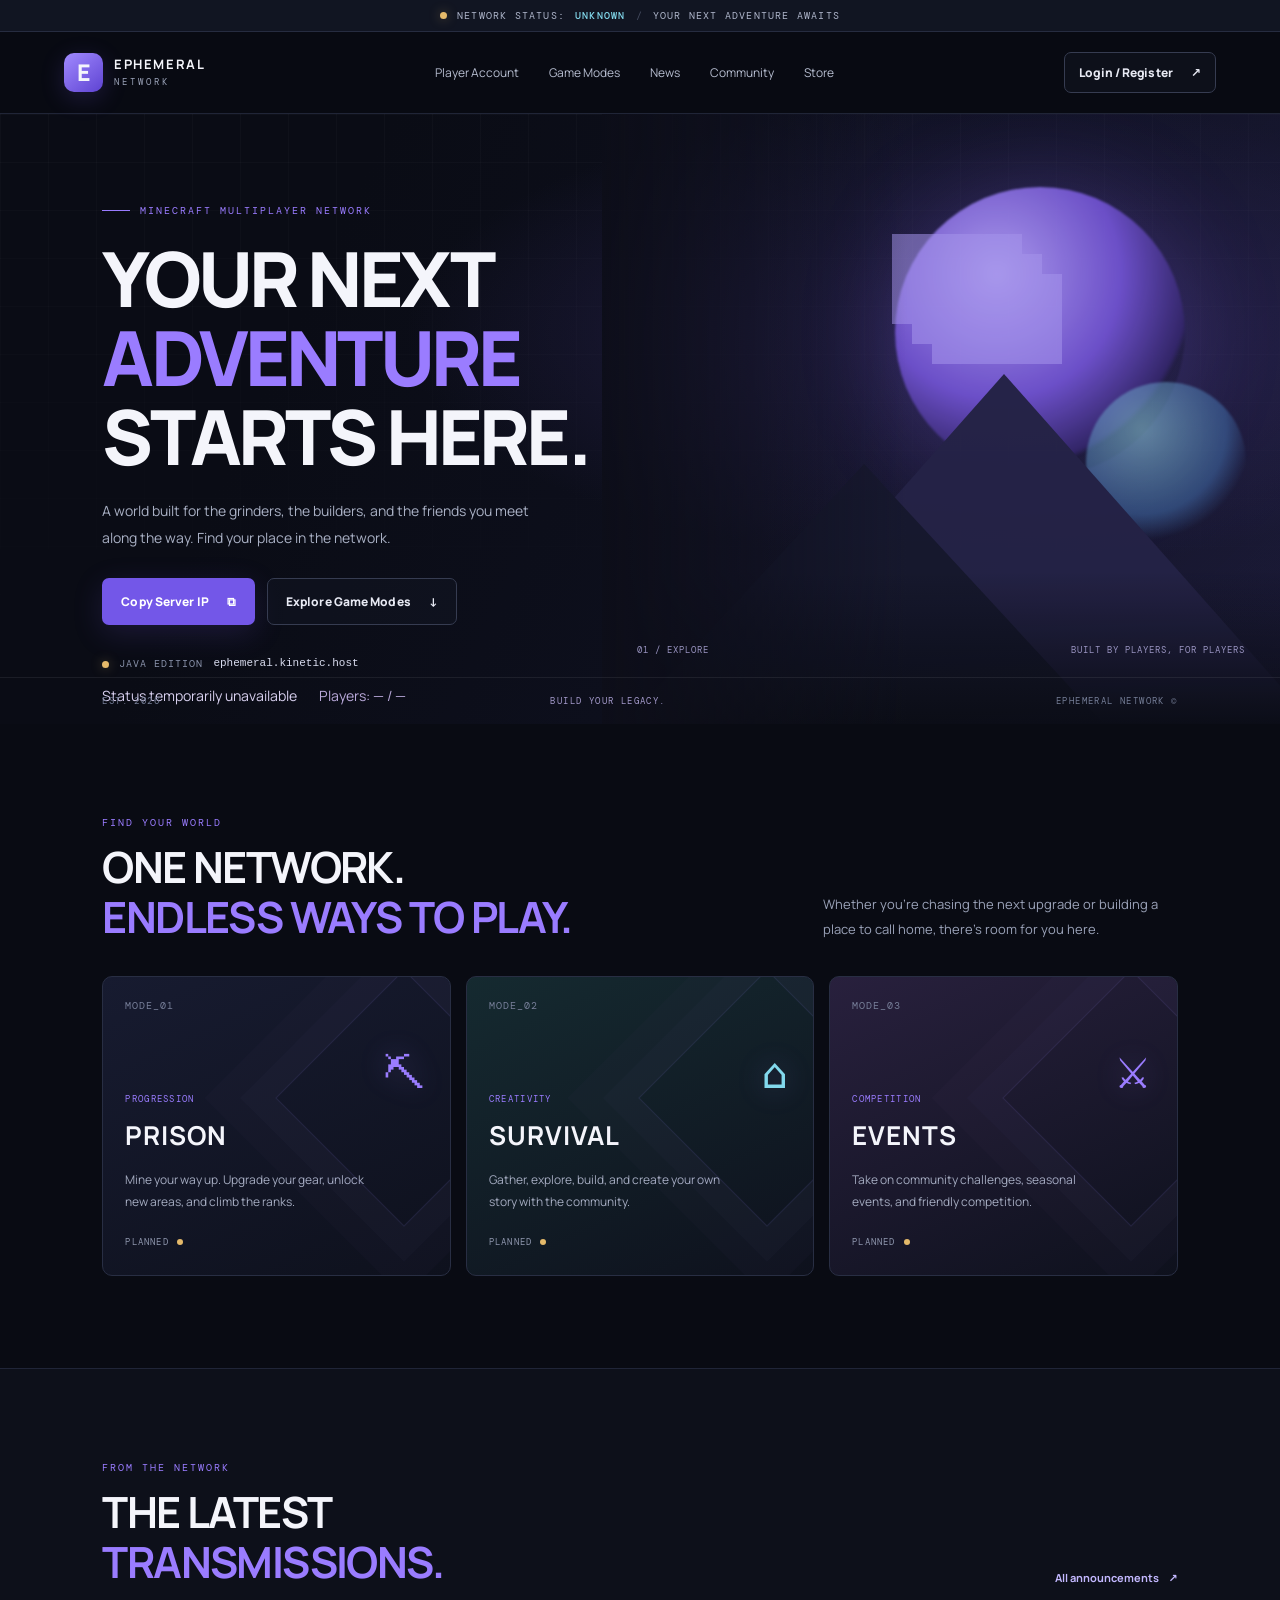
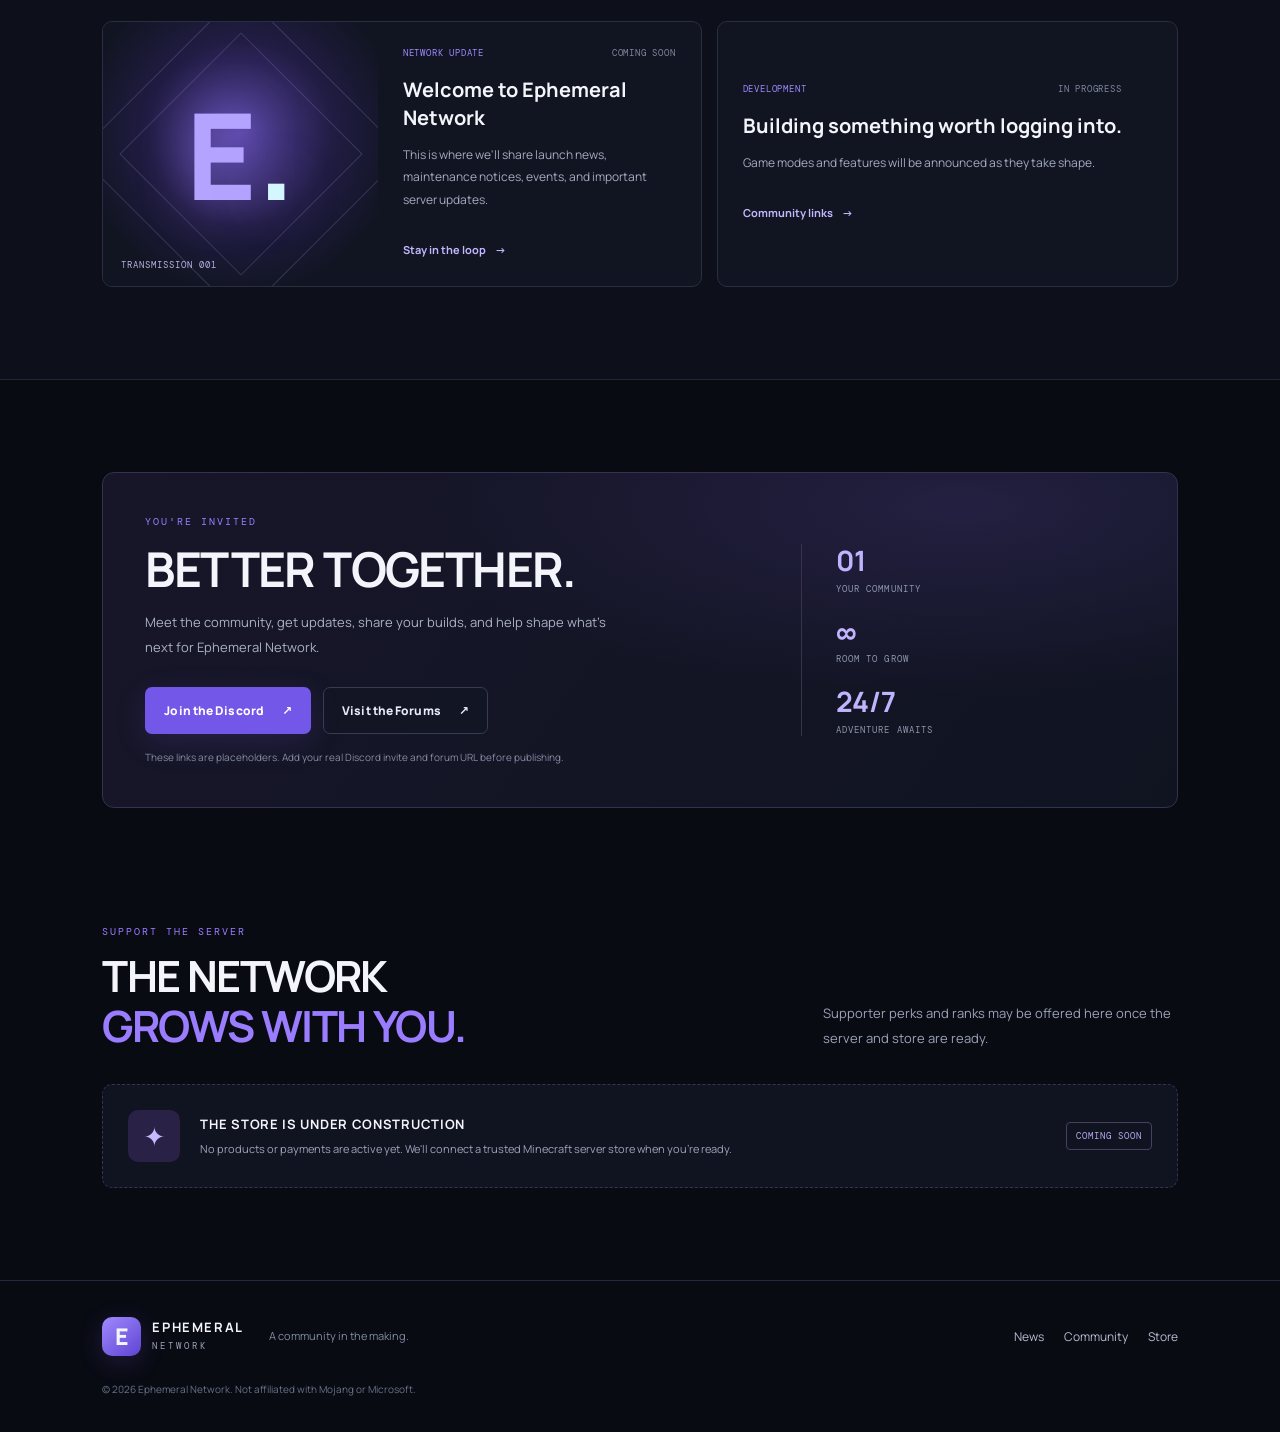
<file: index.html>
<!doctype html>
<html lang="en">
<head>
  <meta charset="utf-8">
  <meta name="viewport" content="width=device-width, initial-scale=1">
  <meta name="theme-color" content="#090b13">
  <meta name="description" content="Ephemeral Network — your next Minecraft adventure starts here.">
  <title>Ephemeral Network | Minecraft</title>
  <link rel="stylesheet" href="styles.css">
</head>
<body>
  <div class="announcement-bar"><span class="pulse"></span> NETWORK STATUS: <strong id="networkStatus">CHECKING...</strong><span class="bar-divider">/</span> YOUR NEXT ADVENTURE AWAITS</div>
  <header class="site-header">
    <a class="brand" href="#home" aria-label="Ephemeral Network home">
      <span class="brand-mark">E</span>
      <span class="brand-copy"><strong>EPHEMERAL</strong><small>NETWORK</small></span>
    </a>
    <button class="menu-toggle" id="menuToggle" aria-label="Toggle navigation" aria-expanded="false">☰</button>
    <nav id="mainNav">
      <a href="account.html">Player Account</a><a href="#modes">Game Modes</a><a href="#news">News</a><a href="#community">Community</a><a href="#store">Store</a>
    </nav>
    <a class="button button-small button-outline" href="account.html">Login / Register <span>↗</span></a>
  </header>

  <main>
    <section class="hero" id="home">
      <div class="hero-grid"></div>
      <div class="hero-content">
        <div class="eyebrow"><span class="eyebrow-line"></span> MINECRAFT MULTIPLAYER NETWORK</div>
        <h1>YOUR NEXT<br> <span>ADVENTURE</span><br>STARTS HERE.</h1>
        <p class="hero-description">A world built for the grinders, the builders, and the friends you meet along the way. Find your place in the network.</p>
        <div class="hero-actions">
          <button class="button button-primary" id="copyIp">Copy Server IP <span>⧉</span></button>
          <a class="button button-ghost" href="#modes">Explore Game Modes <span>↓</span></a>
        </div>
        <div class="server-address"><span class="status-dot"></span><span class="muted">JAVA EDITION</span><code id="serverIp">ephemeral.kinetic.host</code></div>
        <div class="live-server-status" aria-live="polite"><span id="serverStatusText">Checking server status...</span><span id="serverPlayerCount">Players: — / —</span></div>
      </div>
      <div class="hero-art" role="img" aria-label="Abstract purple and blue pixel-inspired landscape">
        <div class="orb orb-one"></div><div class="orb orb-two"></div>
        <div class="pixel-moon"></div>
        <div class="mountain mountain-back"></div><div class="mountain mountain-front"></div>
        <div class="art-label"><span>01 / EXPLORE</span><span>BUILT BY PLAYERS, FOR PLAYERS</span></div>
      </div>
      <div class="hero-bottom"><span>EST. 2026</span><span class="hero-bottom-center">BUILD YOUR LEGACY.</span><span>EPHEMERAL NETWORK ©</span></div>
    </section>

    <section class="section modes-section" id="modes">
      <div class="section-heading"><div><div class="eyebrow">FIND YOUR WORLD</div><h2>ONE NETWORK.<br><span>ENDLESS WAYS TO PLAY.</span></h2></div><p>Whether you're chasing the next upgrade or building a place to call home, there's room for you here.</p></div>
      <div class="mode-grid">
        <article class="mode-card mode-prison"><div class="mode-number">MODE_01</div><div class="mode-icon">⛏</div><div class="mode-content"><span class="tag">PROGRESSION</span><h3>PRISON</h3><p>Mine your way up. Upgrade your gear, unlock new areas, and climb the ranks.</p><span class="mode-status">PLANNED <i></i></span></div></article>
        <article class="mode-card mode-survival"><div class="mode-number">MODE_02</div><div class="mode-icon">⌂</div><div class="mode-content"><span class="tag">CREATIVITY</span><h3>SURVIVAL</h3><p>Gather, explore, build, and create your own story with the community.</p><span class="mode-status">PLANNED <i></i></span></div></article>
        <article class="mode-card mode-events"><div class="mode-number">MODE_03</div><div class="mode-icon">⚔</div><div class="mode-content"><span class="tag">COMPETITION</span><h3>EVENTS</h3><p>Take on community challenges, seasonal events, and friendly competition.</p><span class="mode-status">PLANNED <i></i></span></div></article>
      </div>
    </section>

    <section class="news-section section" id="news">
      <div class="section-heading"><div><div class="eyebrow">FROM THE NETWORK</div><h2>THE LATEST<br><span>TRANSMISSIONS.</span></h2></div><a class="text-link" href="#community">All announcements <span>↗</span></a></div>
      <div class="news-grid">
        <article class="news-card featured-news"><div class="news-art"><span class="news-art-symbol">E<span>.</span></span><span class="news-art-caption">TRANSMISSION 001</span></div><div class="news-body"><div class="news-meta"><span>NETWORK UPDATE</span><span>COMING SOON</span></div><h3>Welcome to Ephemeral Network</h3><p>This is where we'll share launch news, maintenance notices, events, and important server updates.</p><a href="#community" class="text-link">Stay in the loop <span>→</span></a></div></article>
        <article class="news-card compact-news"><div class="news-body"><div class="news-meta"><span>DEVELOPMENT</span><span>IN PROGRESS</span></div><h3>Building something worth logging into.</h3><p>Game modes and features will be announced as they take shape.</p><a href="#community" class="text-link">Community links <span>→</span></a></div></article>
      </div>
    </section>

    <section class="community-section section" id="community">
      <div class="community-panel"><div class="community-copy"><div class="eyebrow">YOU'RE INVITED</div><h2>BETTER TOGETHER.</h2><p>Meet the community, get updates, share your builds, and help shape what's next for Ephemeral Network.</p><div class="hero-actions"><a class="button button-primary" href="#" data-placeholder-link="Discord invite">Join the Discord <span>↗</span></a><a class="button button-ghost" href="#" data-placeholder-link="Community forum">Visit the Forums <span>↗</span></a></div><small class="setup-note">These links are placeholders. Add your real Discord invite and forum URL before publishing.</small></div><div class="community-stats"><div><strong>01</strong><span>YOUR COMMUNITY</span></div><div><strong>∞</strong><span>ROOM TO GROW</span></div><div><strong>24/7</strong><span>ADVENTURE AWAITS</span></div></div></div>
    </section>

    <section class="store-section section" id="store">
      <div class="section-heading"><div><div class="eyebrow">SUPPORT THE SERVER</div><h2>THE NETWORK<br><span>GROWS WITH YOU.</span></h2></div><p>Supporter perks and ranks may be offered here once the server and store are ready.</p></div>
      <div class="store-placeholder"><div class="store-symbol">✦</div><div><h3>THE STORE IS UNDER CONSTRUCTION</h3><p>No products or payments are active yet. We'll connect a trusted Minecraft server store when you're ready.</p></div><span class="coming-pill">COMING SOON</span></div>
    </section>
  </main>

  <footer class="footer"><a class="brand" href="#home"><span class="brand-mark">E</span><span class="brand-copy"><strong>EPHEMERAL</strong><small>NETWORK</small></span></a><p>A community in the making.</p><div class="footer-links"><a href="#news">News</a><a href="#community">Community</a><a href="#store">Store</a></div><small>© 2026 Ephemeral Network. Not affiliated with Mojang or Microsoft.</small></footer>
  <div class="toast" id="toast" role="status" aria-live="polite"></div>
  <script src="script.js"></script>
</body>
</html>
</file>
<file: styles.css>
@import url('https://fonts.googleapis.com/css2?family=DM+Mono:wght@400;500&family=Manrope:wght@400;500;600;700;800&display=swap');
:root{--bg:#090b13;--panel:#101421;--panel2:#151a2a;--text:#f4f5fb;--muted:#9ba3b9;--line:#262c40;--purple:#9a7cff;--purple2:#7357e8;--cyan:#82d9ec;--mono:'DM Mono',monospace;--sans:'Manrope',system-ui,sans-serif}
*{box-sizing:border-box}html{scroll-behavior:smooth;scroll-padding-top:90px}body{margin:0;background:var(--bg);color:var(--text);font-family:var(--sans);line-height:1.6}a{color:inherit;text-decoration:none}button{font:inherit;cursor:pointer}.announcement-bar{height:32px;display:flex;align-items:center;justify-content:center;gap:10px;background:#111522;border-bottom:1px solid var(--line);font:10px var(--mono);letter-spacing:1.2px;color:#aeb5ca}.announcement-bar strong{color:var(--cyan);font-weight:500}.pulse,.status-dot{display:inline-block;width:7px;height:7px;border-radius:50%;background:#e4b96a;box-shadow:0 0 12px #e4b96a66}.bar-divider{color:#454c60}.site-header{height:82px;padding:0 max(5vw,24px);display:flex;align-items:center;justify-content:space-between;border-bottom:1px solid #202537;background:#090b13ed;position:sticky;top:0;z-index:20;backdrop-filter:blur(14px)}.brand{display:flex;align-items:center;gap:11px}.brand-mark{display:grid;place-items:center;width:39px;height:39px;border-radius:10px;background:linear-gradient(140deg,#a18aff,#5e43d2);font-weight:800;font-size:23px;box-shadow:0 6px 24px #795ce933}.brand-copy{display:flex;flex-direction:column;line-height:1.2;letter-spacing:1.6px}.brand-copy strong{font-size:13px}.brand-copy small{font:9px var(--mono);color:var(--muted);letter-spacing:3px;margin-top:4px}.site-header nav{display:flex;gap:30px}.site-header nav a,.footer-links a{font-size:12px;color:#b6bdd0;transition:color .2s}.site-header nav a:hover,.footer-links a:hover{color:var(--purple)}.button{display:inline-flex;align-items:center;justify-content:center;gap:18px;padding:13px 18px;border-radius:7px;font-size:12px;font-weight:800;letter-spacing:.1px;border:1px solid transparent;transition:transform .2s,border-color .2s,background .2s}.button:hover{transform:translateY(-2px)}.button-small{padding:10px 14px}.button-primary{background:var(--purple2);color:white;box-shadow:0 8px 30px #7659e82b}.button-primary:hover{background:#8468f5}.button-outline,.button-ghost{border-color:#363c51;color:#e8eaf4;background:#11152288}.button-outline:hover,.button-ghost:hover{border-color:var(--purple)}.menu-toggle{display:none;background:none;color:white;border:1px solid var(--line);padding:8px 11px;border-radius:6px}.hero{min-height:610px;position:relative;overflow:hidden;padding:90px max(8vw,28px) 0;background:radial-gradient(ellipse at 78% 36%,#27214d 0,transparent 42%),linear-gradient(115deg,#0a0c15 25%,#111326 100%)}.hero-grid{position:absolute;inset:0;background-image:linear-gradient(#ffffff06 1px,transparent 1px),linear-gradient(90deg,#ffffff06 1px,transparent 1px);background-size:48px 48px;mask-image:linear-gradient(to bottom,black,transparent 95%)}.hero-content{position:relative;z-index:3;max-width:590px}.eyebrow{font:10px var(--mono);letter-spacing:2px;color:var(--purple);display:flex;align-items:center;gap:10px}.eyebrow-line{width:28px;height:1px;background:var(--purple)}h1{font-size:clamp(42px,6vw,76px);line-height:1.04;letter-spacing:-3.8px;margin:22px 0;font-weight:800}h1 span,h2 span{color:var(--purple)}.hero-description{max-width:430px;color:#a9b0c4;font-size:14px;line-height:1.9}.hero-actions{display:flex;gap:12px;flex-wrap:wrap;margin-top:27px}.server-address{margin-top:30px;display:flex;align-items:center;gap:10px;flex-wrap:wrap;font-size:10px;font-family:var(--mono)}.server-address .status-dot{background:#e4b96a}.muted{color:#8992aa;letter-spacing:1px}.server-address code{color:#d9dcef;font-size:11px}.placeholder-label{border:1px solid #5e4b30;color:#e4b96a;padding:2px 5px;font-size:8px;letter-spacing:1px}.hero-art{position:absolute;right:0;top:0;width:53%;height:100%;overflow:hidden;opacity:.9;background:linear-gradient(135deg,#14162b66,#6550b522)}.hero-art:after{content:"";position:absolute;inset:0;background:linear-gradient(90deg,#0d0e19 0%,transparent 45%),linear-gradient(0deg,#0b0d16 0%,transparent 25%)}.orb{position:absolute;border-radius:50%;filter:blur(1px)}.orb-one{width:290px;height:290px;right:14%;top:12%;background:radial-gradient(circle at 35% 30%,#b9a6ff,#7455d7 45%,#35276d 70%,transparent 72%);box-shadow:0 0 100px #8a68fa3b}.orb-two{width:160px;height:160px;right:5%;top:44%;background:radial-gradient(circle at 35% 30%,#9ce5f3,#4778b8 55%,transparent 72%);opacity:.55}.pixel-moon{position:absolute;width:90px;height:90px;right:38%;top:23%;background:#b4a2ff;opacity:.55;box-shadow:20px 0 #b4a2ff,-20px 0 #b4a2ff,0 20px #b4a2ff,0 -20px #b4a2ff,40px 20px #b4a2ff,-40px -20px #b4a2ff}.mountain{position:absolute;bottom:0;width:0;height:0;border-left:310px solid transparent;border-right:310px solid transparent;border-bottom:350px solid #242247}.mountain-back{right:-5%;border-bottom-color:#262449}.mountain-front{right:26%;border-left-width:240px;border-right-width:240px;border-bottom-width:260px;border-bottom-color:#17192f}.art-label{position:absolute;bottom:68px;right:35px;left:35px;display:flex;justify-content:space-between;z-index:2;font:9px var(--mono);letter-spacing:1px;color:#a9a3d3}.hero-bottom{position:absolute;bottom:0;left:0;right:0;padding:17px max(8vw,28px);border-top:1px solid #ffffff12;display:flex;justify-content:space-between;color:#747d96;font:9px var(--mono);letter-spacing:1.4px;z-index:4}.hero-bottom-center{color:#a49acb}.section{padding:92px max(8vw,28px)}.section-heading{display:flex;align-items:end;justify-content:space-between;gap:35px;margin-bottom:34px}.section-heading h2,.community-copy h2{font-size:clamp(28px,3.5vw,43px);line-height:1.16;letter-spacing:-1.6px;margin:13px 0 0}.section-heading>p{max-width:355px;color:var(--muted);font-size:13px;line-height:1.9;margin:0}.mode-grid{display:grid;grid-template-columns:repeat(3,1fr);gap:15px}.mode-card{min-height:300px;border:1px solid #282e43;border-radius:10px;overflow:hidden;position:relative;background:linear-gradient(155deg,#171b30,#0e111d);padding:22px;display:flex;flex-direction:column;justify-content:space-between}.mode-card:before{content:"";position:absolute;right:-45px;top:30px;width:180px;height:180px;border:1px solid #a28cff20;transform:rotate(45deg);box-shadow:0 0 0 25px #a28cff05,0 0 0 50px #a28cff04}.mode-survival{background:linear-gradient(155deg,#152a30,#0e111d)}.mode-events{background:linear-gradient(155deg,#28203d,#0e111d)}.mode-number{font:10px var(--mono);color:#777f99;letter-spacing:1px}.mode-icon{font-size:42px;color:var(--purple);position:absolute;right:25px;top:62px;text-shadow:0 0 30px #9a7cff55}.mode-survival .mode-icon{color:var(--cyan)}.tag{font:9px var(--mono);letter-spacing:1.3px;color:var(--purple)}.mode-content h3{font-size:26px;letter-spacing:1px;margin:6px 0}.mode-content p{font-size:12px;color:#a4abc0;max-width:260px;line-height:1.8}.mode-status{display:inline-flex;align-items:center;gap:8px;color:#8f97ae;font:9px var(--mono);letter-spacing:1.2px;margin-top:12px}.mode-status i{width:6px;height:6px;background:#e4b96a;border-radius:50%}.news-section{background:#0d101a;border-top:1px solid #202538;border-bottom:1px solid #202538}.text-link{font-size:11px;color:#c3b8ff;font-weight:700}.text-link span{margin-left:7px}.news-grid{display:grid;grid-template-columns:1.3fr 1fr;gap:15px}.news-card{border:1px solid #282e43;border-radius:10px;overflow:hidden;background:#111522}.featured-news{display:grid;grid-template-columns:.85fr 1fr}.news-art{min-height:260px;position:relative;display:grid;place-items:center;overflow:hidden;background:radial-gradient(circle at 50% 42%,#5744a1,#211c43 45%,#111522 78%)}.news-art:before,.news-art:after{content:"";position:absolute;width:230px;height:230px;border:1px solid #b8a8ff35;transform:rotate(45deg)}.news-art:after{width:170px;height:170px}.news-art-symbol{font-size:120px;font-weight:800;color:#b4a4ff;text-shadow:0 0 50px #9b7cff88;z-index:1}.news-art-symbol span{color:#d4f6ff}.news-art-caption{position:absolute;bottom:15px;left:18px;font:9px var(--mono);letter-spacing:1px;color:#b9b2df}.news-body{padding:25px}.news-meta{display:flex;justify-content:space-between;gap:10px;color:#9d8aff;font:9px var(--mono);letter-spacing:.8px}.news-meta span+span{color:#7f879e}.news-body h3{font-size:20px;line-height:1.4;margin:17px 0 10px}.news-body p{font-size:12px;color:#a4abc0;line-height:1.9;margin-bottom:24px}.compact-news{display:flex;align-items:center}.compact-news .news-body{max-width:440px}.community-panel{border:1px solid #373052;border-radius:12px;background:radial-gradient(ellipse at 80% 10%,#45357c55,transparent 45%),linear-gradient(125deg,#171629,#101421);padding:42px;display:grid;grid-template-columns:1.3fr .7fr;gap:35px;align-items:center}.community-copy h2{font-size:clamp(30px,4vw,48px)}.community-copy>p{max-width:490px;color:#aab1c5;font-size:13px;line-height:1.9}.setup-note{display:block;color:#858da3;font-size:10px;margin-top:15px}.community-stats{border-left:1px solid #39324f;padding-left:34px;display:grid;gap:20px}.community-stats div{display:flex;flex-direction:column}.community-stats strong{font-size:28px;line-height:1.2;color:#c1b4ff}.community-stats span{font:9px var(--mono);letter-spacing:1.1px;color:#8e96ac;margin-top:5px}.store-section{padding-top:25px}.store-placeholder{border:1px dashed #39334f;border-radius:10px;background:#101320;padding:25px;display:flex;align-items:center;gap:20px}.store-symbol{width:52px;height:52px;flex-shrink:0;display:grid;place-items:center;background:#292146;color:#c6b9ff;border-radius:10px;font-size:26px}.store-placeholder h3{font-size:13px;letter-spacing:.7px;margin:0 0 5px}.store-placeholder p{font-size:11px;color:#9ca4ba;margin:0;line-height:1.7}.coming-pill{margin-left:auto;white-space:nowrap;font:9px var(--mono);letter-spacing:1px;border:1px solid #48405f;color:#b8a9f1;padding:7px 9px;border-radius:4px}.footer{padding:35px max(8vw,28px);border-top:1px solid #242a3d;display:flex;align-items:center;gap:25px;flex-wrap:wrap}.footer>p{color:#828ba2;font-size:11px;margin-right:auto}.footer-links{display:flex;gap:20px}.footer>small{width:100%;color:#69728a;font-size:10px}.toast{position:fixed;bottom:24px;left:50%;transform:translate(-50%,20px);padding:12px 18px;background:#242039;border:1px solid #5b4c8c;border-radius:8px;color:#f5f1ff;font-size:12px;opacity:0;pointer-events:none;transition:.25s;z-index:50}.toast.show{opacity:1;transform:translate(-50%,0)}
@media(max-width:850px){.site-header nav{gap:14px}.hero-art{width:58%;opacity:.55}.hero-content{max-width:540px}.mode-grid{grid-template-columns:1fr 1fr}.mode-card:last-child{grid-column:span 2;min-height:240px}.section{padding-top:70px;padding-bottom:70px}.community-panel{padding:30px;grid-template-columns:1fr}.community-stats{border-left:0;border-top:1px solid #39324f;padding:22px 0 0;grid-template-columns:repeat(3,1fr)}}@media(max-width:620px){.announcement-bar{font-size:8px;letter-spacing:.6px;gap:6px}.site-header{height:70px;padding:0 18px}.site-header>.button{display:none}.menu-toggle{display:block;margin-left:auto}.site-header nav{display:none;position:absolute;top:69px;left:0;right:0;background:#0e111d;border-bottom:1px solid var(--line);padding:18px;flex-direction:column;gap:18px}.site-header nav.open{display:flex}.hero{padding:72px 22px 80px;min-height:620px}.hero-art{width:100%;opacity:.25}.hero-content{max-width:100%}h1{font-size:48px;letter-spacing:-2.5px}.hero-description{font-size:13px}.hero-bottom{padding:14px 22px;font-size:8px}.hero-bottom-center{display:none}.section{padding:62px 20px}.section-heading{align-items:flex-start;flex-direction:column;gap:18px}.section-heading>p{max-width:100%}.mode-grid,.news-grid{grid-template-columns:1fr}.mode-card:last-child{grid-column:auto}.featured-news{grid-template-columns:1fr}.news-art{min-height:190px}.community-panel{padding:25px 20px}.community-stats{gap:10px}.community-stats strong{font-size:23px}.community-stats span{font-size:8px;letter-spacing:.3px}.store-placeholder{align-items:flex-start;flex-wrap:wrap;padding:18px}.store-placeholder>div:nth-child(2){flex:1;min-width:160px}.coming-pill{margin-left:72px}.footer{padding:30px 20px;gap:15px}.footer>p{width:100%;margin:0}.footer-links{margin:0 0 4px}.footer>small{line-height:1.6}}

/* Live server status */
.live-server-status { display:flex; flex-wrap:wrap; gap: 10px 22px; align-items:center; margin-top: 12px; font-size: 0.88rem; color: #d8d0ef; }
#serverPlayerCount { color: #b9a9da; }
</file>
